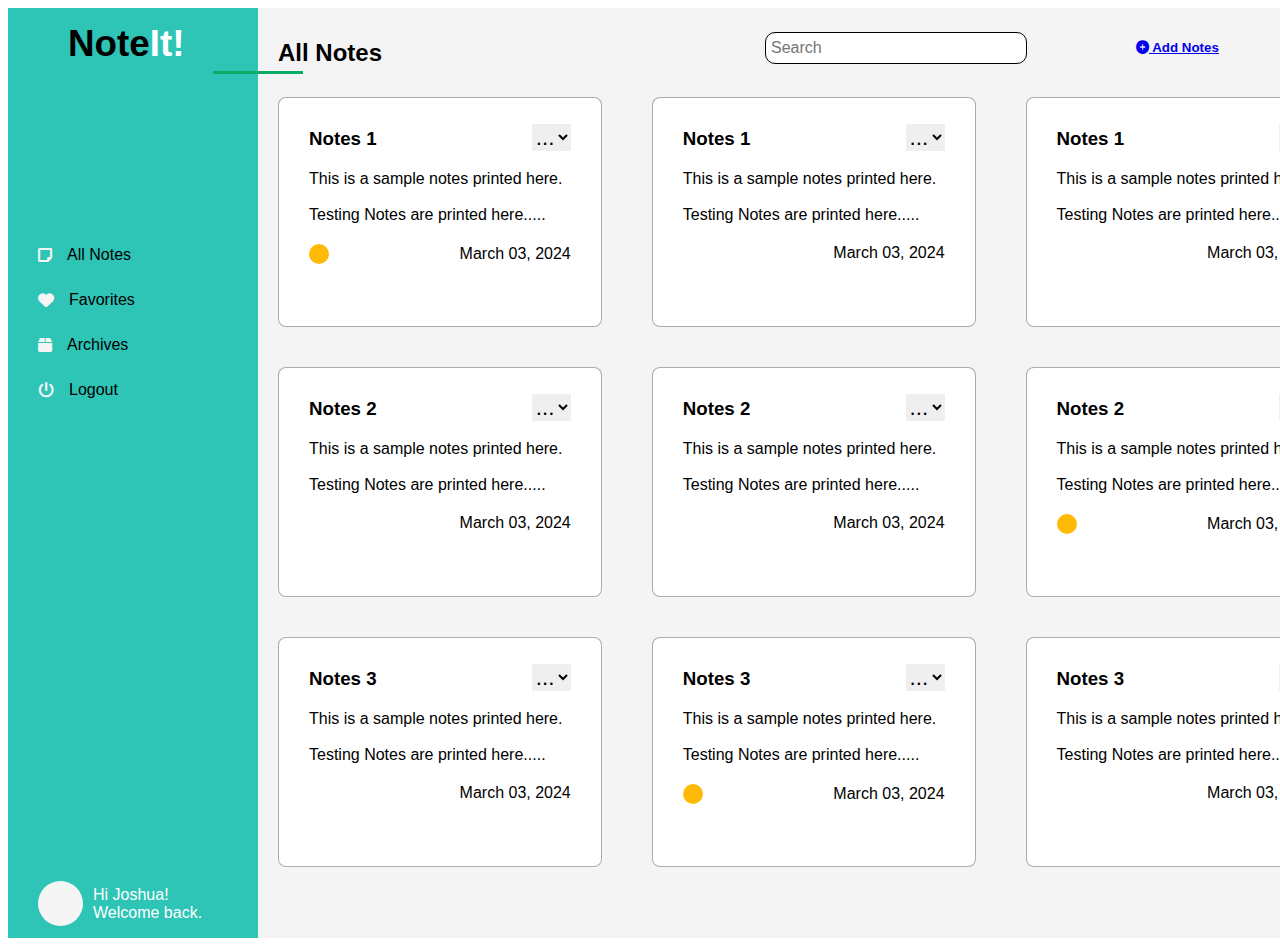
<file: joshuaapp/jna/index.html>
<!DOCTYPE html>
<html lang="en">
  <head>
    <meta charset="UTF-8" />
    <meta name="viewport" content="width=device-width, initial-scale=1.0" />
    <title>Note It!</title>
    <link rel="stylesheet" href="noteit.css" />
    <link
      rel="stylesheet"
      href="https://cdnjs.cloudflare.com/ajax/libs/font-awesome/6.0.0-beta3/css/all.min.css"
    />
  </head>
  <body>
    <div class="wrap">
      <div class="main-container">
        <div class="sidebar">
          <div class="logos">
            <h1>Note<span>It!</span></h1>
          </div>
          <nav>
            <ul>
              <li>
                <a href="#"><i class="fas fa-sticky-note"></i>All Notes</a>
              </li>
              <li>
                <a href="#"><i class="fas fa-heart"></i> Favorites</a>
              </li>
              <li>
                <a href="#"><i class="fas fa-box"></i> Archives</a>
              </li>
              <li>
                <a href="home.php"
                  ><i class="fas fa-power-off"></i> Logout</a
                >
              </li>
            </ul>
          </nav>
          <div class="user">
            <div class="status"></div>
            <p>Hi Joshua!<br />Welcome back.</p>
          </div>
        </div>
        <div class="content">
          <header class="header">
            <h2>All Notes</h2>
            <span class="divider"></span>
            <div class="search">
              <input type="text" placeholder="Search" />

              <button class="add-note">
                <a href="#"
                  ><i class="fas fa-plus-circle" id="plus"></i> Add Notes</a
                >
              </button>
            </div>
          </header>
          <div class="notes">
            <div class="note-box">
              <h3>
                Notes 1
                <select>
                  <option>...</option>
                </select>
              </h3>
              <p>
                This is a sample notes printed here.<br />
                <br />Testing Notes are printed here.....
              </p>
              <div class="note-footer">
                <span class="dot yellow"></span>
                <span class="note-date">March 03, 2024</span>
              </div>
            </div>
            <div class="note-box">
              <h3>
                Notes 1
                <select>
                  <option>...</option>
                </select>
              </h3>
              <p>
                This is a sample notes printed here.<br />
                <br />Testing Notes are printed here.....
              </p>
              <div class="note-footer">
                <span></span>
                <span class="note-date">March 03, 2024</span>
              </div>
            </div>
            <div class="note-box">
              <h3>
                Notes 1
                <select>
                  <option>...</option>
                </select>
              </h3>
              <p>
                This is a sample notes printed here.<br />
                <br />Testing Notes are printed here.....
              </p>
              <div class="note-footer">
                <span></span>
                <span class="note-date">March 03, 2024</span>
              </div>
            </div>
          </div>

          <div class="notes">
            <div class="note-box">
              <h3>
                Notes 2
                <select>
                  <option>...</option>
                </select>
              </h3>
              <p>
                This is a sample notes printed here.<br />
                <br />Testing Notes are printed here.....
              </p>
              <div class="note-footer">
                <span></span>
                <span class="note-date">March 03, 2024</span>
              </div>
            </div>
            <div class="note-box">
              <h3>
                Notes 2
                <select>
                  <option>...</option>
                </select>
              </h3>
              <p>
                This is a sample notes printed here.<br />
                <br />Testing Notes are printed here.....
              </p>
              <div class="note-footer">
                <span></span>
                <span class="note-date">March 03, 2024</span>
              </div>
            </div>
            <div class="note-box">
              <h3>
                Notes 2
                <select>
                  <option>...</option>
                </select>
              </h3>
              <p>
                This is a sample notes printed here.<br />
                <br />Testing Notes are printed here.....
              </p>
              <div class="note-footer">
                <span class="dot yellow"></span>
                <span class="note-date">March 03, 2024</span>
              </div>
            </div>
          </div>

          <div class="notes">
            <div class="note-box">
              <h3>
                Notes 3
                <select>
                  <option>...</option>
                </select>
              </h3>
              <p>
                This is a sample notes printed here.<br />
                <br />Testing Notes are printed here.....
              </p>
              <div class="note-footer">
                <span></span>
                <span class="note-date">March 03, 2024</span>
              </div>
            </div>
            <div class="note-box">
              <h3>
                Notes 3
                <select>
                  <option>...</option>
                </select>
              </h3>
              <p>
                This is a sample notes printed here.<br />
                <br />Testing Notes are printed here.....
              </p>
              <div class="note-footer">
                <span class="dot yellow"></span>
                <span class="note-date">March 03, 2024</span>
              </div>
            </div>
            <div class="note-box">
              <h3>
                Notes 3
                <select>
                  <option>...</option>
                </select>
              </h3>
              <p>
                This is a sample notes printed here.<br />
                <br />Testing Notes are printed here.....
              </p>
              <div class="note-footer">
                <span></span>
                <span class="note-date">March 03, 2024</span>
              </div>
            </div>
          </div>
        </div>
      </div>
    </div>
  </body>
</html>
</file>
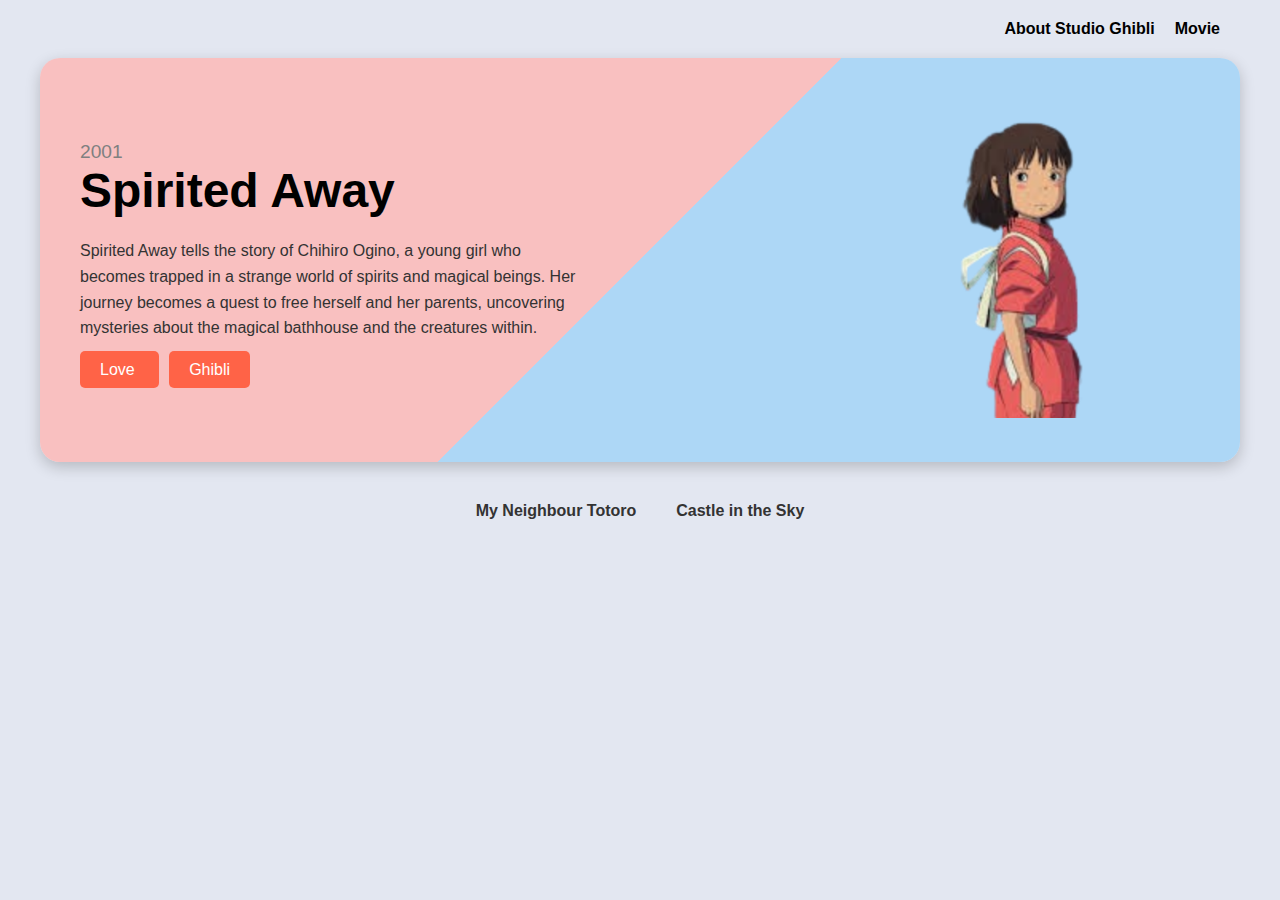
<file: spirited.html>
<!DOCTYPE html>
<html lang="en">
<head>
    <meta charset="UTF-8">
    <meta name="viewport" content="width=device-width, initial-scale=1.0">
    <title>Spirited Away</title>
    <link rel="stylesheet" href="spirited.css">
</head>
<body>
    <div class="container">
        <header>
            <nav>
                <ul>
                    <li><a href="front.html">About Studio Ghibli</a></li>
                    <li><a href="spirited.html">Movie</a></li>
                </ul>
            </nav>
        </header>
        
        <main>
            <div class="movie-info">
                <h1><span>2001</span> Spirited Away</h1>
                <p>
                    Spirited Away tells the story of Chihiro Ogino, a young girl who becomes trapped in a strange world of spirits and magical beings.
                    Her journey becomes a quest to free herself and her parents, uncovering mysteries about the magical bathhouse and the creatures within.
                </p>
                <div class="buttons">
                    <a href="#" class="btn">Love </a>
                    <a href="#" class="btn">Ghibli</a>
                </div>
            </div>
            <div class="movie-image">
                <img src="spirited.png" alt="Chihiro from Spirited Away">
            </div>
        </main>
        
        <footer>
            <ul>
                <li><a href="totoro.html">My Neighbour Totoro</a></li>
                <li><a href="index.html">Castle in the Sky</a></li>
            </ul>
        </footer>
    </div>
</body>
</html>
</file>
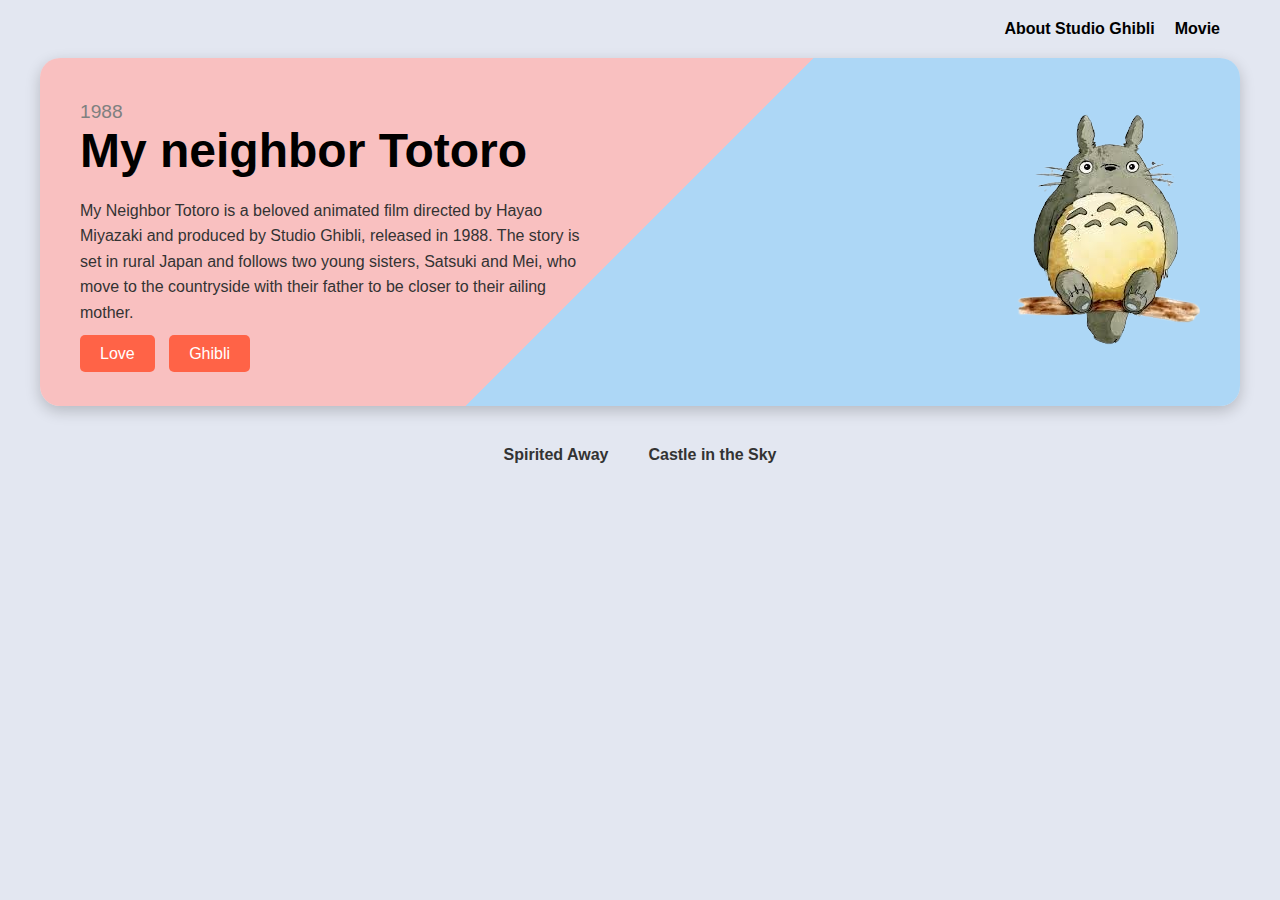
<file: totoro.html>
<!DOCTYPE html>
<html lang="en">
<head>
    <meta charset="UTF-8">
    <meta name="viewport" content="width=device-width, initial-scale=1.0">
    <title>Spirited Away</title>
    <link rel="stylesheet" href="spirited.css">
</head>
<body>
    <div class="container">
        <header>
            <nav>
                <ul>
                    <li><a href="front.html">About Studio Ghibli</a></li>
                    <li><a href="totoro.html">Movie</a></li>
                </ul>
            </nav>
        </header>
        
        <main>
            <div class="movie-info">
                <h1><span>1988</span> My neighbor Totoro</h1>
                <p>
                    My Neighbor Totoro is a beloved animated film directed by Hayao Miyazaki and produced by Studio Ghibli, released in 1988. The story is set in rural Japan and follows two young sisters, Satsuki and Mei, who move to the countryside with their father to be closer to their ailing mother.
                </p>
                <div class="buttons">
                    <a href="#" class="btn">Love</a>
                    <a href="#" class="btn">Ghibli</a>
                </div>
            </div>
            <div class="movie-image">
                <img src="totoro.png" alt="totoro cutie">
            </div>
        </main>
        
        <footer>
            <ul>
                <li><a href="spirited.html">Spirited Away</a></li>
                <li><a href="index.html">Castle in the Sky</a></li>
            </ul>
        </footer>
    </div>
</body>
</html>
</file>
<file: joshuaapp/jna/noteit.css>
.main-container {
    display: flex;
    min-height: 100vh;
    font-family: Arial, sans-serif;
    margin: 0;
    padding: 0;
    background-color: #f4f4f4;
  }
  
  .wrap {
    width: 120%;
    height: 930px;
    display: flex;
  }
  
  .sidebar {
    width: 250px;
    min-height: 50vh;
    background-color: #2ec4b6;
    color: white;
    display: flex;
    flex-direction: column;
    justify-content: space-between;
  }
  
  h1 {
    margin-left: 60px;
    display: flex;
    color: black;
  }
  
  .sidebar .logos h1 {
    display: flex;
    font-size: 2.3em;
    font-weight: 900;
    color: black;
    font-family: sans-serif;
    margin-right: 200px;
    margin-top: 15px;
  }
  
  .logos span {
    color: white;
  }
  
  .sidebar nav ul {
    list-style-type: none;
    padding: 0;
    margin-top: -100%;
  }
  
  .sidebar nav ul li {
    margin: 5px 0;
  }
  
  .sidebar nav ul li a {
    text-decoration: none;
    color: black;
    display: flex;
    align-items: center;
    padding: 5px 30px;
    transition: background-color 0.3s, color 0.3s;
    width: 76%;
    height: 30px;
  }
  
  .sidebar nav ul li a i {
    color: whitesmoke;
    margin-right: 15px;
  }
  
  .sidebar nav ul li a:hover {
    background-color: #007a5e;
    color: whitesmoke;
  }
  
  .sidebar nav ul li a:hover i {
    color: whitesmoke;
  }
  
  .sidebar .user {
    display: flex;
    align-items: center;
  }
  
  .sidebar .status {
    width: 45px;
    height: 45px;
    background-color: whitesmoke;
    border-radius: 50%;
    margin-right: 10px;
    margin-left: 30px;
  }
  
  .content {
    flex: 3;
    padding: 20px;
  }
  
  .header {
    display: flex;
    justify-content: space-between;
    align-items: center;
    margin-bottom: 20px;
  }
  
  .header h2 {
    margin: 0;
    font-family: sans-serif;
  }
  
  .search {
    display: flex;
    align-items: center;
    gap: 50px;
    margin-top: -10px;
  }
  
  .search input {
    border-radius: 10px;
    border: solid 1px;
    padding: 5px;
    font-size: 16px;
    margin-right: 400px;
    height: 20px;
    width: 250px;
  }
  
  .add-note {
    font-family: sans-serif;
    font-weight: bold;
    color: black;
    padding: 20px 30px;
  }
  
  .add-note i {
    margin-left: -700px;
  }
  
  .notes {
    height: 230px;
    display: grid;
    gap: 50px;
    display: inline-flex;
    margin-bottom: 40px;
    width: 1300px;
  }
  
  .note-box {
    background-color: white;
    padding: 30px;
    border-radius: 8px;
    border: solid 1px rgba(168, 161, 161, 0.904);
  }
  
  select {
    border: none;
    margin-left: 150px;
    font-size: larger;
    margin-top: -100px;
  }
  
  .note-box h3 {
    margin-top: 0;
  }
  
  .divider {
    margin-top: 40px;
    width: 90px;
    margin-left: -630px;
    height: 3.5px;
    background-color: #0aaa67;
    display: inline-block;
  }
  
  .note-footer {
    display: flex;
    justify-content: space-between;
    align-items: center;
    margin-top: 20px;
  }
  
  .dot {
    width: 20px;
    height: 20px;
    border-radius: 50%;
  }
  
  .yellow {
    background-color: #ffba08;
  }
  
  @media only screen and (max-width: 1200px) {
  .wrap {
    width: 100%;
    height: 800px;
  }
  .sidebar {
    width: 200px;
  }
  .content {
    flex: 2;
  }
  .search input {
    width: 200px;
    margin-right: 200px;
  }
  .notes {
    width: 1000px;
  }
  .note-box {
    padding: 20px;
  }
  .divider {
    margin-left: -500px;
  }
  }
  
  @media only screen and (max-width: 992px) {
  .wrap {
    width: 100%;
    height: 700px;
  }
  .sidebar {
    width: 180px;
  }
  .content {
    flex: 1.5;
  }
  .search input {
    width: 180px;
    margin-right: 150px;
  }
  .notes {
    width: 800px;
  }
  .note-box {
    padding: 15px;
  }
  .divider {
    margin-left: -400px;
  }
  }
  
  @media only screen and (max-width: 768px) {
  .wrap {
    width: 100%;
    height: 600px;
  }
  .sidebar {
    width: 150px;
  }
  .content {
    flex: 1;
  }
  .search input {
    width: 150px;
    margin-right: 100px;
  }
  .notes {
    width: 600px;
  }
  .note-box {
    padding: 10px;
  }
  .divider {
    margin-left: -300px;
  }
  }
  
  @media only screen and (max-width: 480px) {
  .wrap {
    width: 100%;
    height: 500px;
  }
  .sidebar {
    width: 100px;
  }
  .content {
    flex: 0.5;
  }
  .search input {
    width: 100px;
    margin-right: 50px;
  }
  .notes {
    width: 400px;
  }
  .note-box {
    padding: 5px;
  }
  .divider {
    margin-left: -200px;
  }
  }
</file>
<file: spirited.css>
* {
    margin: 0;
    padding: 0;
    box-sizing: border-box;
}

body {
    font-family: 'Arial', sans-serif;
    background-color: #e3e7f1;
}

.container {
    max-width: 1200px;
    margin: 0 auto;
}

header {
    display: flex;
    justify-content: flex-end;
    padding: 20px;
}

nav ul {
    display: flex;
    list-style: none;
}

nav ul li {
    margin-left: 20px;
}

nav ul li a {
    text-decoration: none;
    color: black;
    font-weight: bold;
    font-size: 16px;
}

main {
    display: flex;
    justify-content: space-between;
    align-items: center;
    padding: 40px;
    background: linear-gradient(135deg, #f9c0c0 50%, #add7f6 50%);
    border-radius: 20px;
    box-shadow: 0px 5px 15px rgba(0, 0, 0, 0.2);
}

.movie-info {
    max-width: 500px;
}

.movie-info h1 {
    font-size: 3rem;
    font-weight: bold;
    color: black;
}

.movie-info h1 span {
    display: block;
    font-size: 1.2rem;
    font-weight: normal;
    color: gray;
}

.movie-info p {
    margin: 20px 0;
    line-height: 1.6;
    color: #333;
}

.buttons {
    margin-top: 20px;
}

.buttons .btn {
    text-decoration: none;
    color: white;
    background-color: #ff6347;
    padding: 10px 20px;
    border-radius: 5px;
    margin-right: 10px;
    transition: background-color 0.3s ease;
}

.buttons .btn:hover {
    background-color: #e55347;
}

.movie-image img {
    max-width: 400px;
}

footer ul {
    display: flex;
    justify-content: center;
    list-style: none;
    margin-top: 40px;
}

footer ul li {
    margin: 0 20px;
}

footer ul li a {
    text-decoration: none;
    color: #333;
    font-size: 1rem;
    font-weight: bold;
    transition: color 0.3s ease;
}

footer ul li a:hover {
    color: #ff6347;
}

@media only screen and (max-width: 768px) {
    .container {
        max-width: 90%;
    }
    main {
        flex-direction: column;
        padding: 20px;
    }
    .movie-info {
        max-width: 100%;
    }
    .movie-image img {
        max-width: 300px;
    }
    footer ul {
        flex-direction: column;
        align-items: center;
    }
    footer ul li {
        margin: 10px 0;
    }
}

@media only screen and (max-width: 480px) {
    .container {
        max-width: 95%;
    }
    main {
        padding: 10px;
    }
    .movie-info h1 {
        font-size: 2rem;
    }
    .movie-info p {
        font-size: 1rem;
    }
    .buttons .btn {
        padding: 5px 10px;
        font-size: 0.8rem;
    }
    footer ul li a {
        font-size: 0.8rem;
    }
}
</file>
